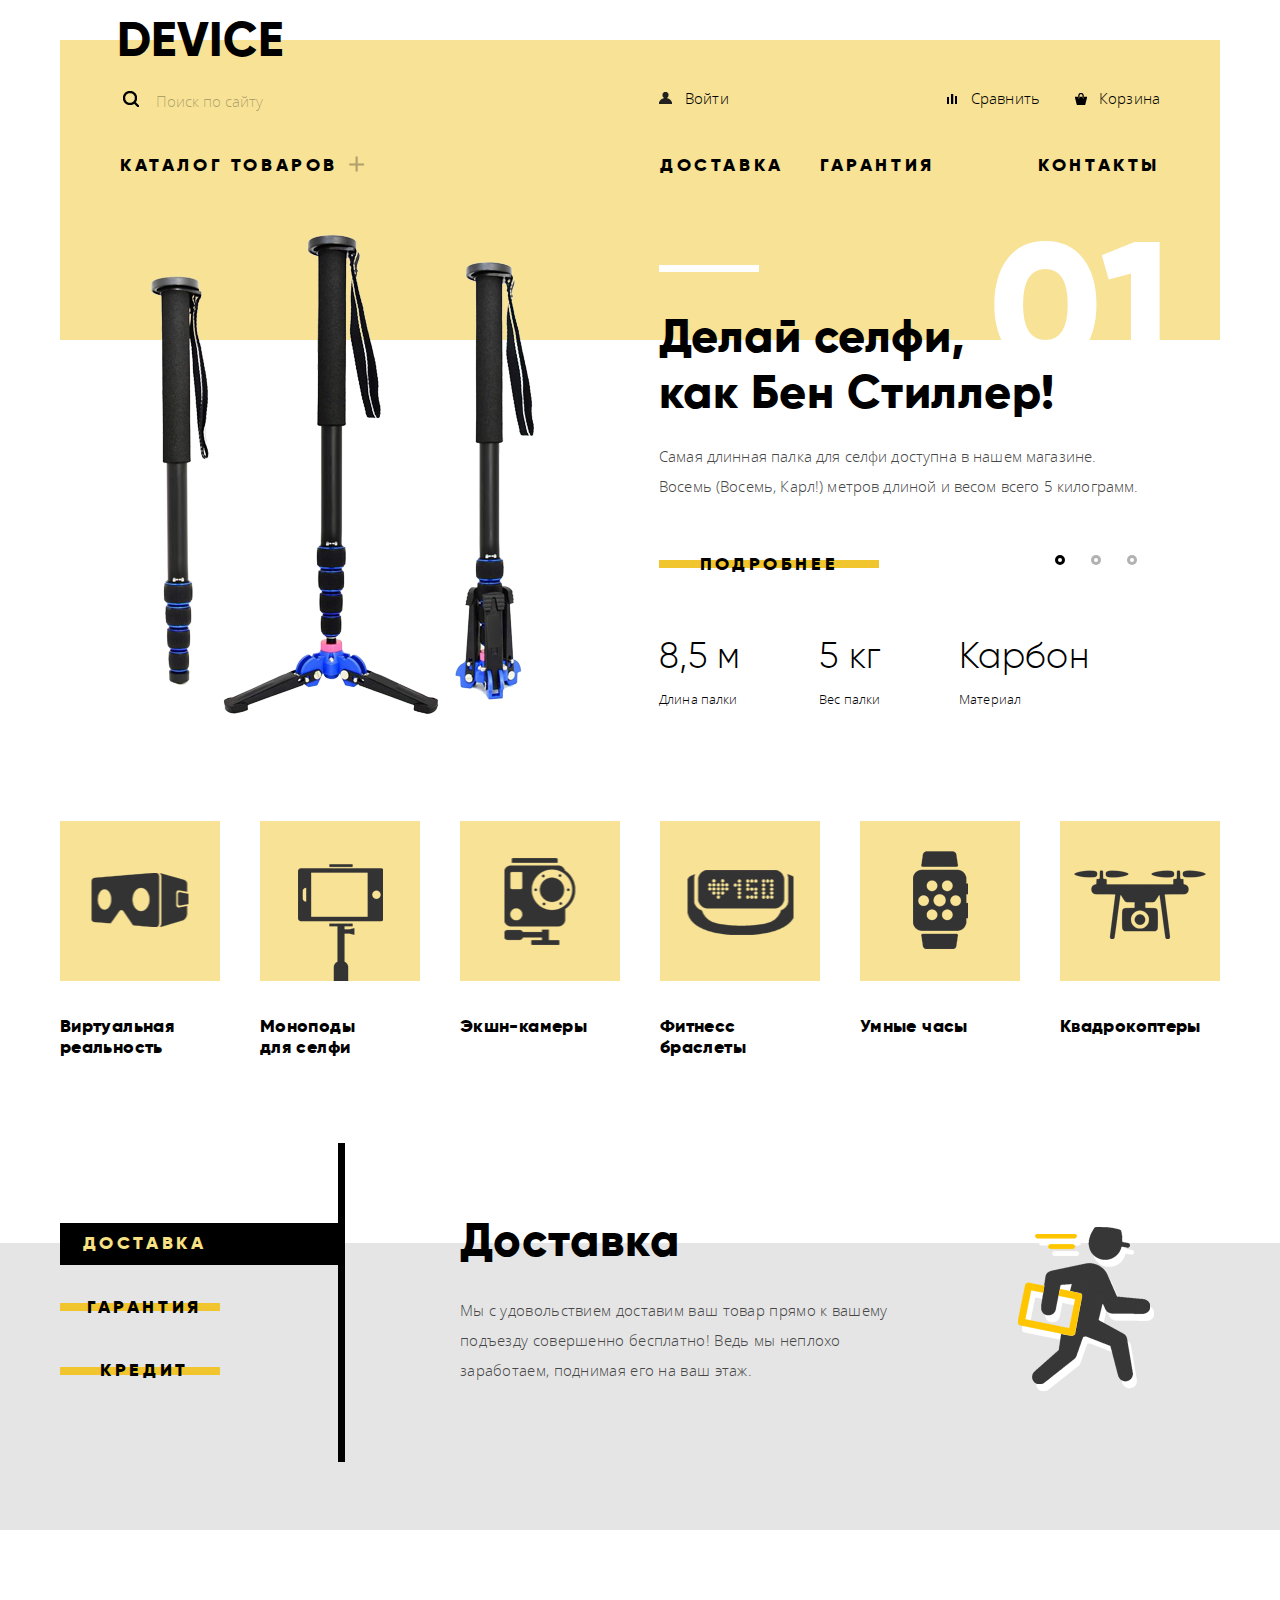
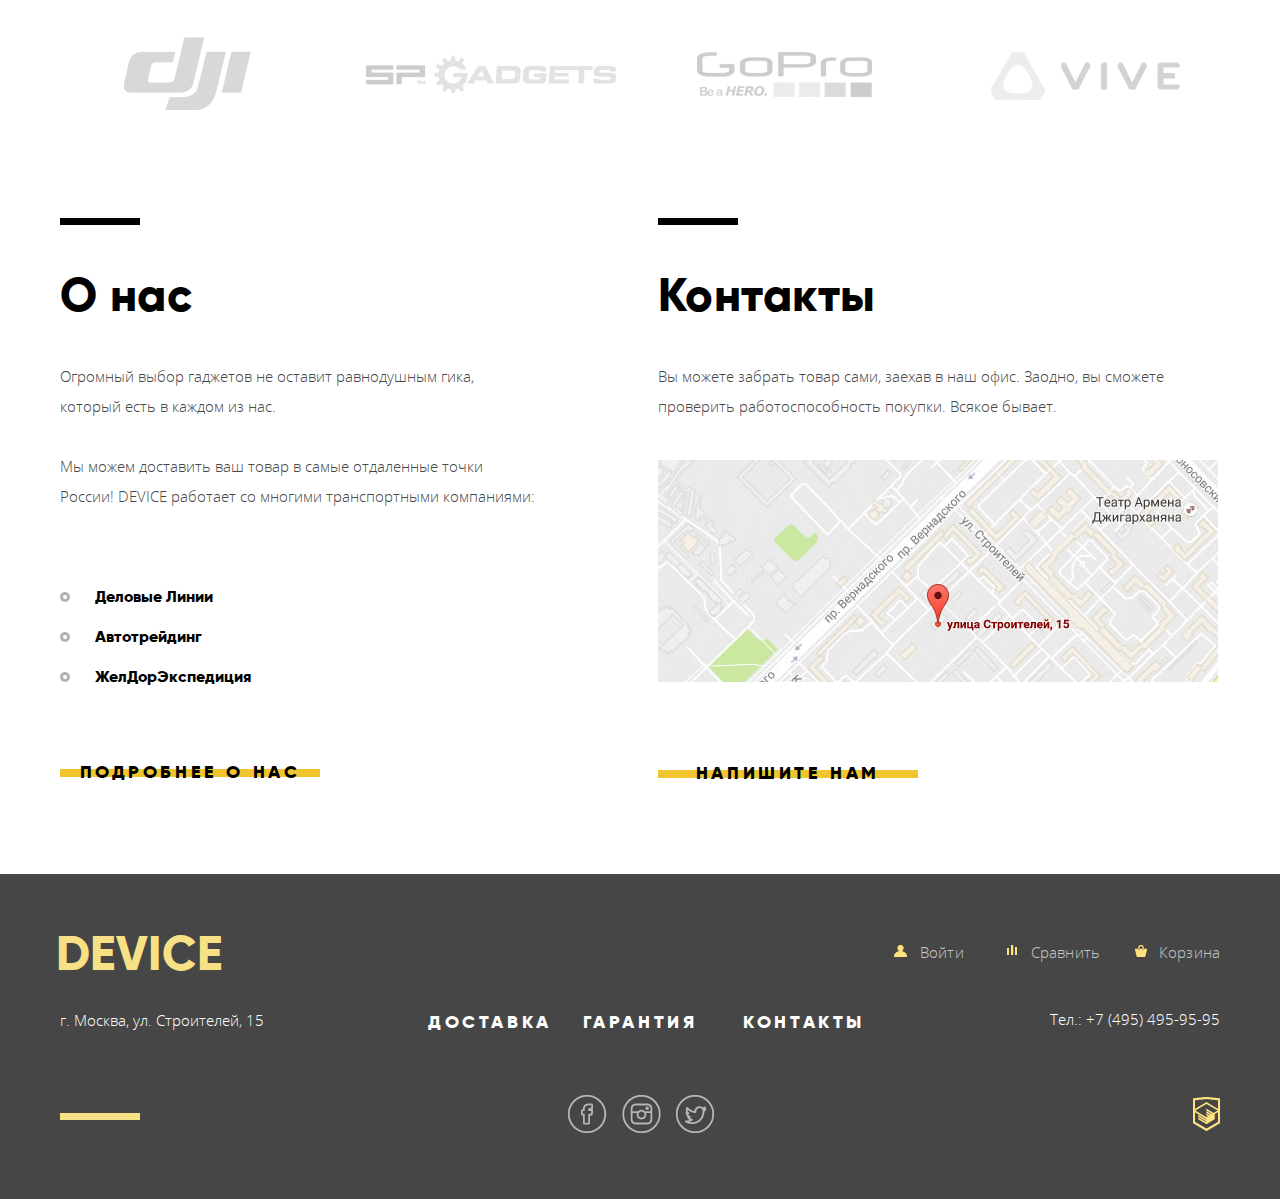
<file: index.html>
<!DOCTYPE html>
<html lang="ru">
  <head>
    <meta charset="utf-8">
    <title>HTML Academy: Девайс</title>
    <link href="css/normalize.min.css" rel="stylesheet" type="text/css">
    <link href="css/style.min.css" rel="stylesheet" type="text/css">
  </head>
  <body>
    <div class="layout-positioner">
      <header class="main-header">
        <a class="logo" href="index.html">
          Device
        </a>
        <div class="header-top clearfix">
          <form class="search-form" action="#" method="get">
            <label for="search" class="visually-hidden">Поиск по сайту: </label>
            <input type="text" id="search" placeholder="Поиск по сайту">
            <button class="search-submit" type="submit" id="search_submit">Найти</button>
            <span class="icon-search"></span>
          </form>
          <div class="user-block clearfix">
            <ul class="user-authorization">
              <li>
                <a class="login" href="#">Войти</a>
              </li>
            </ul>
            <ul class="user-menu">
              <li>
                <a class="compare" href="#">Сравнить</a>
              </li>
              <li>
                <a class="basket" href="#">Корзина</a>
              </li>
            </ul>
          </div>
        </div>
        <nav>
          <ul class="main-menu">
            <li class="main-menu-item">
              <a href="catalog.html" class="cat">Каталог товаров</a>
                <div class="sub-menu">
                  <ul>
                    <li>
                      <a href="#1.1">Виртуальная реальность</a>
                    </li>
                    <li>
                      <a href="#1.2">Моноподы для селфи</a>
                    </li>
                    <li>
                      <a href="#1.3">Экшн-камеры</a>
                    </li>
                  </ul>
                  <ul>
                    <li>
                      <a href="#2.1">Фитнесс-браслеты</a>
                    </li>
                    <li>
                      <a href="#2.2">Умные часы</a>
                    </li>
                  </ul>
                  <ul>
                    <li>
                      <a href="#3.1">Квадрокоптеры</a>
                    </li>
                  </ul>
                </div>
            </li>
            <li class="main-menu-item">
              <a href="#">Доставка</a>
            </li>
            <li class="main-menu-item">
              <a href="#">Гарантия</a>
            </li>
            <li class="main-menu-item">
              <a href="#">Контакты</a>
            </li>
          </ul>
        </nav>
      </header>
    </div>
    <main>
      <div class="layout-positioner">
        <div class="slider">
          <input type="radio" id="btn-1" name="toggle" checked>
          <input type="radio" id="btn-2" name="toggle">
          <input type="radio" id="btn-3" name="toggle">
          <div class="slider-controls">
            <label for="btn-1"></label>
            <label for="btn-2"></label>
            <label for="btn-3"></label>
          </div>
          <div class="slides">
            <div class="slide clearfix">
              <img class="slide-image" src="img/slider-1.png" width="384" height="486" alt="">
              <div class="slide-text">
                <h2 class="slide-title">Делай селфи,<br> как Бен Стиллер!</h2>
                <p>Самая длинная палка для селфи доступна в нашем магазине.<br>
                Восемь (Восемь, Карл!) метров длиной и весом всего 5 килограмм.</p>
                <a class="btn btn-info" href="#">Подробнее</a>
                <div class="product-info">
                  <div class="info-result">
                    <span>8,5 м</span>
                    <span>5 кг</span>
                    <span>Карбон</span>
                  </div>
                  <div class="info-title">
                    <span>Длина палки</span>
                    <span>Вес палки</span>
                    <span>Материал</span>
                  </div>
                </div>
              </div>
            </div>

            <div class="slide clearfix">
              <img class="slide-image" src="img/slider-2.png" width="348" height="485" alt="">
              <div class="slide-text">
                <h2 class="slide-title">Худеем<br>правильно!</h2>
                <p>Мотивирующие фитнесс-браслеты помогут найти в себе силы не пропускать занятия и соблюдать диету.</p>
                <a class="btn btn-info" href="#">Подробнее</a>
                <div class="product-info">
                  <div class="info-result">
                    <span>48 часов</span>
                  </div>
                  <div class="info-title">
                    <span>Без подзарядки</span>
                  </div>
                </div>
              </div>
            </div>

            <div class="slide clearfix">
              <img class="slide-image" src="img/slider-3.png" width="526" height="334" alt="">
              <div class="slide-text">
                <h2 class="slide-title">Порхает как бабочка, жалит как пчела!</h2>
                <p>Этот обычный, на первый взгляд, квадрокоптер оснащен мощным лазером, замаскированным под стандартную камеру.</p>
                <a class="btn btn-info" href="#">Подробнее</a>
                <div class="product-info">
                  <div class="info-result">
                    <span>800 м</span>
                    <span>50 м</span>
                  </div>
                  <div class="info-title">
                    <span>Дальность полета</span>
                    <span>Радиус поражения</span>
                  </div>
                </div>
              </div>
            </div>
          </div>
        </div>
      </div>
      <section class="popular-category layout-positioner">
        <ul class="clearfix">
          <li class="popular-category-item">
            <a href="11.html">
              <h3>Виртуальная реальность</h3>
            </a>
          </li>
          <li class="popular-category-item">
            <a href="#">
              <h3>Моноподы<br>для селфи</h3>
            </a>
          </li>
          <li class="popular-category-item">
            <a href="#">
              <h3>Экшн-камеры</h3>
            </a>
          </li>
          <li class="popular-category-item">
            <a href="#">
              <h3>Фитнесc браслеты</h3>
            </a>
          </li>
          <li class="popular-category-item">
            <a href="#">
              <h3>Умные часы</h3>
            </a>
          </li>
          <li class="popular-category-item">
            <a href="#">
              <h3>Квадрокоптеры</h3>
            </a>
          </li>
        </ul>
      </section>

      <section class="services">
        <div class="layout-positioner">
          <div class="services-slider clearfix">
            <input type="radio" id="btn-11" name="toggle1" checked>
            <input type="radio" id="btn-12" name="toggle1">
            <input type="radio" id="btn-13" name="toggle1">
            <div class="services-slider-controls">
              <label for="btn-11">Доставка</label>
              <label for="btn-12">Гарантия</label>
              <label for="btn-13">Кредит</label>
            </div>
            <div class="service-slides">
              <div class="service-slide">
                <h3>Доставка</h3>
                <p>Мы с удовольствием доставим ваш товар прямо к вашему подъезду совершенно бесплатно! Ведь мы неплохо заработаем, поднимая его на ваш этаж.
                </p>
              </div>
              <div class="service-slide">
                <h3>Гарантия</h3>
                <p>Если из-за возгарания купленного у нас товара у вас сгорит дом — не переживайте, мы выдадим вам новый.<br>Товар, не дом, конечно же.
                </p>
              </div>
              <div class="service-slide">
                <h3>Кредит</h3>
                <p>Залезть в долговую яму стало проще! Кредитные консультанты подберут для вас наиболее выгодные условия кредита. Выгодные для нашего банка, разумеется.
                </p>
              </div>
            </div>
          </div>

        </div>
      </section>

      <section class="brands layout-positioner clearfix">
        <div class="brand-logo">
          <img class="brand-logo-image a1" src="img/logo-1.png" width="260" height="100" alt="">
        </div>
        <div class="brand-logo">
          <img class="brand-logo-image" src="img/logo-2.png" width="260" height="100" alt="">
        </div>
        <div class="brand-logo">
          <img class="brand-logo-image" src="img/logo-3.png" width="260" height="100" alt="">
        </div>
        <div class="brand-logo">
          <img class="brand-logo-image" src="img/logo-4.png" width="260" height="100" alt="">
        </div>
      </section>

      <section class="info layout-positioner clearfix">
        <div class="about-us">
          <h3 class="title">О нас</h3>
          <p>Огромный выбор гаджетов не оставит равнодушным гика,<br>который есть в каждом из нас.</p>
          <p>Мы можем доставить ваш товар в самые отдаленные точки России! DEVICE работает со многими транспортными компаниями:</p>
          <ul class="carriers">
            <li>Деловые Линии</li>
            <li>Автотрейдинг</li>
            <li>ЖелДорЭкспедиция</li>
          </ul>
          <a class="btn btn-more">Подробнее о нас</a>
        </div>
        <div class="contacts">
          <h3 class="title">Контакты</h3>
          <p>Вы можете забрать товар сами, заехав в наш офис. Заодно, вы сможете проверить работоспособность покупки. Всякое бывает.</p>
          <a class="js-open-map" href="#">
            <img class="map" src="img/map.jpg" width="560" height="222" alt="Карта офиса по адресу улица Строителей, 15">
          </a>
          <a class="btn js-feedback-open" href="writeus.html">Напишите нам</a>
        </div>
      </section>

    </main>

    <footer class="main-footer">
       <div class="layout-positioner clearfix">
        <div class="footer-left">
          <a class="logo footer-logo" href="index.html">
            Device
          </a>
          <b>г. Москва, ул. Строителей, 15</b>
        </div>

        <div class="footer-center">
          <ul class="footer-menu">
            <li class="footer-menu-item">
              <a href="#">Доставка</a>
            </li>
            <li class="footer-menu-item">
              <a href="#">Гарантия</a>
            </li>
            <li class="footer-menu-item">
              <a href="#">Контакты</a>
            </li>
          </ul>
          <div class="footer-social">
            <a class="social-btn social-btn-fb" href="#"></a>
            <a class="social-btn social-btn-inst" href="#"></a>
            <a class="social-btn social-btn-tw" href="#"></a>
          </div>
        </div>

        <div class="footer-right">
          <div class="user-block clearfix">
            <ul class="user-authorization">
              <li>
                <a class="login" href="#">Войти</a>
              </li>
            </ul>
            <ul class="user-menu">
              <li>
                <a class="compare" href="#">Сравнить</a>
              </li>
              <li>
                <a class="basket" href="#">Корзина</a>
              </li>
            </ul>
          </div>
          <b>Тел.: +7 (495) 495-95-95</b>
          <a class="logo-copyright" href="#">
            <span class="visually-hidden">HTML Academy:</span>
            <img src="img/htmlacademy.png" width="27" height="34" alt="HTML Academy Logo">
          </a>
        </div>
      </div>
    </footer>

    <div class="modal-content">
      <button class="modal-content-close">
        <span class="visually-hidden">Закрыть</span>
      </button>
      <form class="write-us" action="#" method="get">
        <div class="wrap clearfix">
          <label class="name" for="name">Ваше имя:
            <input type="text" id="name" name="name" placeholder="Представтесь, пожалуйста" required>
          </label>
          <label class="email" for="email">Ваш e-mail:
            <input type="text" id="email" name="email" placeholder="Для отправки ответа" required>
          </label>
        </div>
        <label class="message" for="message">Текст письма:
        <textarea id="message" placeholder="В свободной форме" rows="6"></textarea>
        </label>
        <button class="btn write-us-btn" type="submit" >Отправить</button>
      </form>
    </div>

    <div class="modal-content-map">
      <button class="modal-content-close">
        <span class="visually-hidden">Закрыть</span>
      </button>
      <img src="img/map-big.jpg" width="994" height="593" alt="map">
    </div>

    <script src="js/script.min.js"></script>
  </body>
</html>
</file>
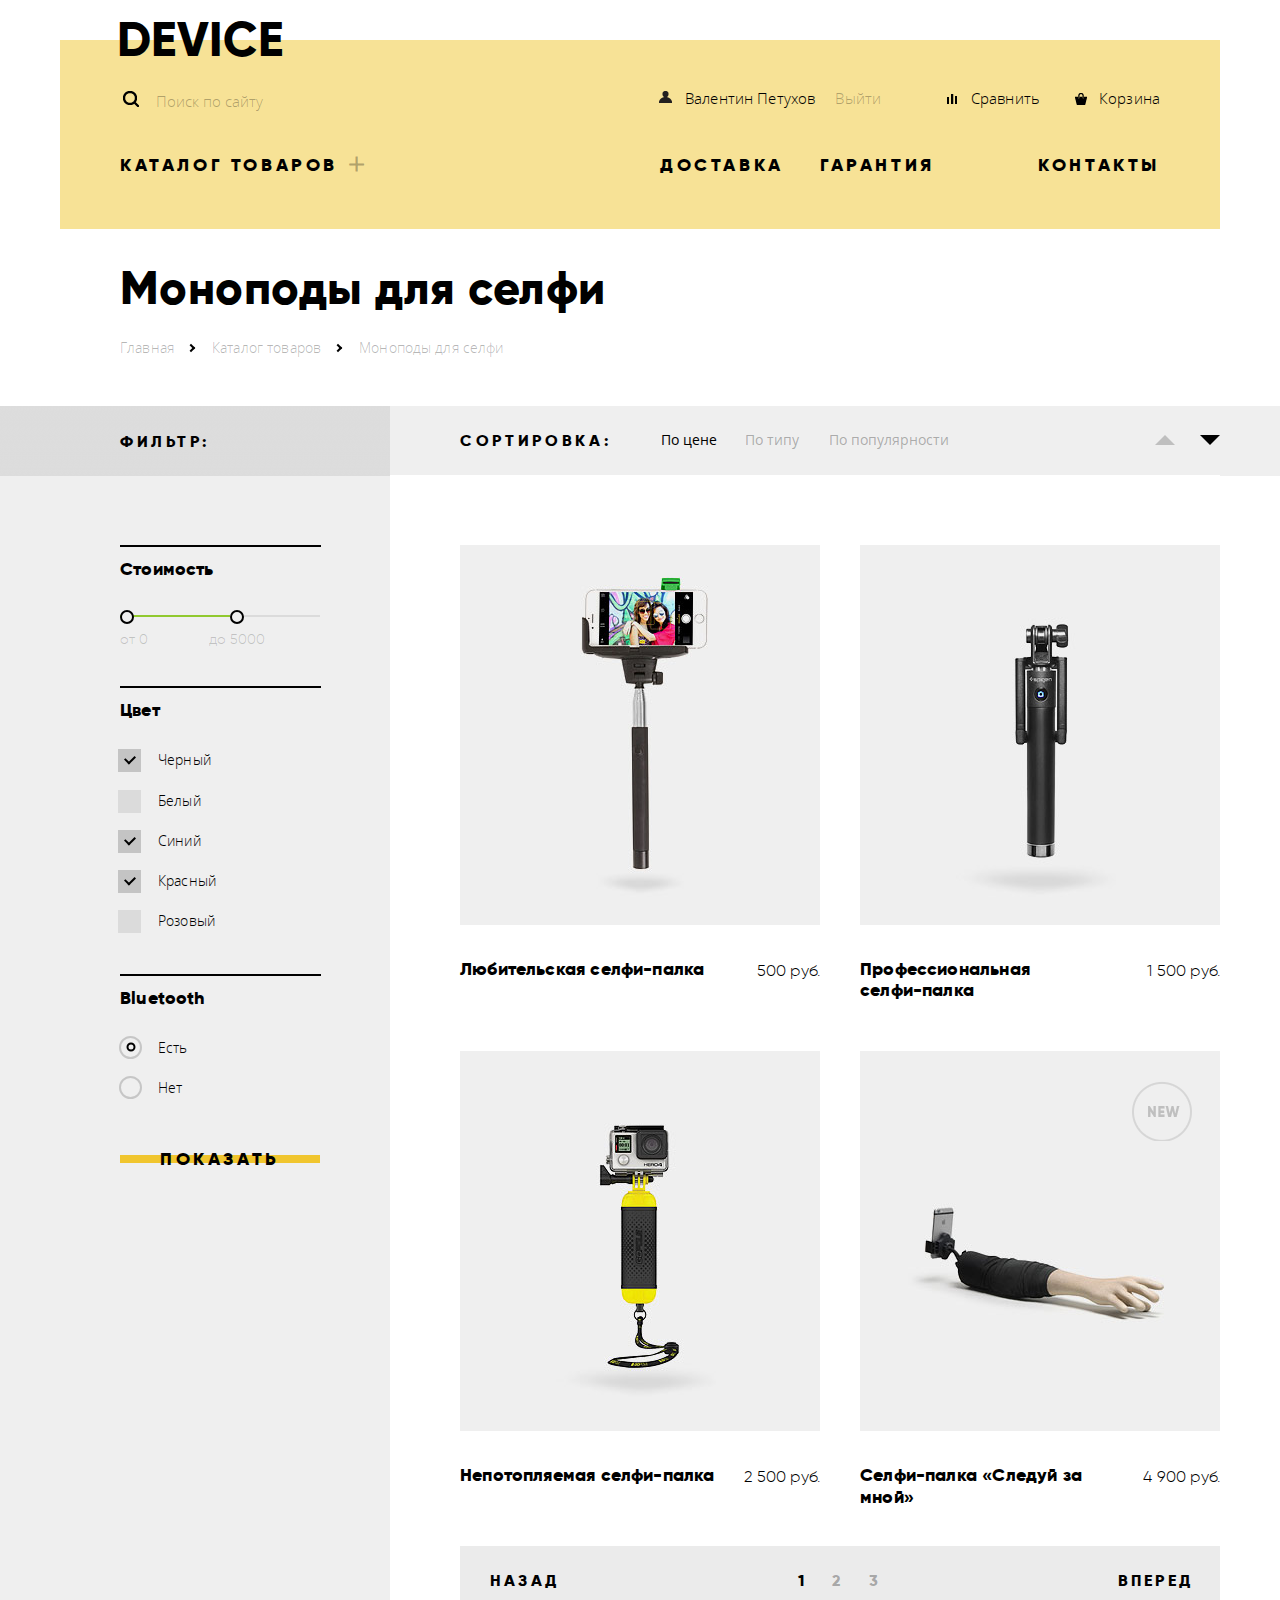
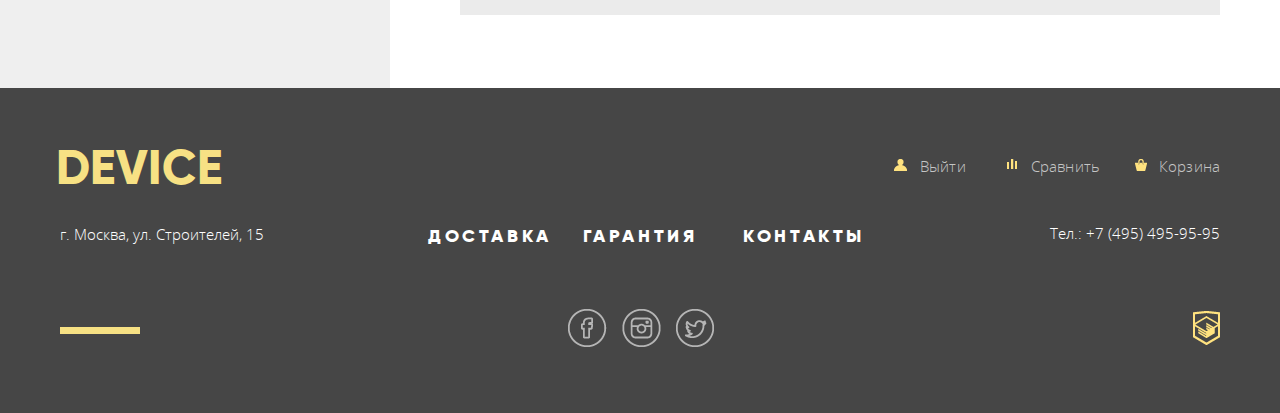
<file: catalog.html>
<!DOCTYPE html>
<html lang="ru">
<head>
  <meta charset="utf-8">
  <title>HTML Academy: Девайс: Каталог товаров</title>
  <link href="css/normalize.min.css" rel="stylesheet" type="text/css">
  <link href="css/style.min.css" rel="stylesheet" type="text/css">
</head>
<body class="inner">
  <div class="layout-positioner">
    <header class="main-header">
        <a class="logo" href="index.html">
            Device
        </a>
        <div class="header-top clearfix">
          <form class="search-form" action="#" method="get">
            <label for="search" class=" visually-hidden">Поиск по сайту: </label>
            <input type="text" id="search" placeholder="Поиск по сайту">
            <button class="search-submit" type="submit" id="search_submit">Найти</button>
            <span class="icon-search"></span>
          </form>
          <div class="user-block clearfix">
            <ul class="user-authorization">
              <li>
                <a class="authorized" href="#">Валентин Петухов</a>
              </li>
              <li>
                <a class="logout" href="#">Выйти</a>
              </li>
            </ul>
            <ul class="user-menu">
              <li>
                <a class="compare" href="#">Сравнить</a>
              </li>
              <li>
                <a class="basket" href="#">Корзина</a>
              </li>
            </ul>
          </div>
        </div>
        <nav>
          <ul class="main-menu">
            <li class="main-menu-item">
              <a href="catalog.html" class="cat">Каталог товаров</a>
                <div class="sub-menu">
                  <ul>
                    <li>
                      <a href="#1.1">Виртуальная реальность</a>
                    </li>
                    <li>
                      <a href="#1.2">Моноподы для селфи</a>
                    </li>
                    <li>
                      <a href="#1.3">Экшн-камеры</a>
                    </li>
                  </ul>
                  <ul>
                    <li>
                      <a href="#2.1">Фитнесс-браслеты</a>
                    </li>
                    <li>
                      <a href="#2.2">Умные часы</a>
                    </li>
                  </ul>
                  <ul>
                    <li>
                      <a href="#3.1">Квадрокоптеры</a>
                    </li>
                  </ul>
                </div>
            </li>
            <li class="main-menu-item">
              <a href="#">Доставка</a>
            </li>
            <li class="main-menu-item">
              <a href="#">Гарантия</a>
            </li>
            <li class="main-menu-item">
              <a href="#">Контакты</a>
            </li>
          </ul>
        </nav>
      </header>
  </div>

  <main>
    <div class="layout-positioner">
      <h1 class="inner-title">Моноподы для селфи</h1>
      <nav class="breadcrumbs">
        <ul>
          <li class="breadcrumbs-item">
            <a href="index.html">Главная</a>
          </li>
          <li class="breadcrumbs-item">
            <a href="#">Каталог товаров</a>
          </li>
          <li class="breadcrumbs-item current">
            <a>Моноподы для селфи</a>
          </li>
        </ul>
      </nav>
    </div>
    <div class="wrapper">
      <div class="layout-positioner inner-layout clearfix">
         <div class="left">
          <h3 class="filter-label">Фильтр:</h3>

          <form class="filters" action="#" method="get">

            <div class="filter-item">
              <h4 class="title">Стоимость</h4>

              <div class="range-controls">
                <div class="scale">
                  <div class="bar"></div>
                </div>
                <div class="toggle toggle-min"></div>
                <div class="toggle toggle-max"></div>
              </div>
              <div class="price-controls">
                <label class="min-price">от <input type="text" name="min-price" value="0">
                </label>
                <label class="max-price">до <input type="text" name="max-price" value="5000">
                </label>
              </div>
            </div>
            <div class="filter-item">
              <h4 class="title">Цвет</h4>
              <ul class="colors">
                <li>
                  <label class="color-item">
                    <input type="checkbox" name="color-black" id="color-black" checked>
                    <span class="checkbox-indicator"></span>          Черный
                  </label>
                </li>
                <li>
                  <label class="color-item">
                    <input type="checkbox" name="color-white" id="color-white">
                    <span class="checkbox-indicator"></span>          Белый
                  </label>
                </li>
                <li>
                  <label class="color-item">
                    <input type="checkbox" name="color-blue" id="color-blue" checked>
                    <span class="checkbox-indicator"></span>          Синий
                  </label>
                </li>
                <li>
                  <label class="color-item">
                    <input type="checkbox" name="color-red" id="color-red" checked>
                    <span class="checkbox-indicator"></span>          Красный
                  </label>
                </li>
                <li>
                  <label class="color-item">
                    <input type="checkbox" name="color-pink" id="color-pink">
                    <span class="checkbox-indicator"></span>          Розовый
                  </label>
                </li>
              </ul>
            </div>
            <div class="filter-item">
              <h4 class="title">Bluetooth</h4>
              <ul class="bluetooth">
                <li>
                  <label class="bluetooth-item">
                    <input type="radio" name="bluetooth" id="yes" checked>
                    <span class="radio-indicator"></span>
                    Есть
                  </label>
                </li>
                <li>
                  <label class="bluetooth-item">
                    <input type="radio" name="bluetooth" id="no">
                    <span class="radio-indicator"></span>
                    Нет
                  </label>
                </li>
              </ul>
            </div>
            <a class="btn btn-filter">Показать</a>
          </form>
        </div>


        <div class="right">
          <div class="results">
            <h3 class="results-type">Сортировка:</h3>
            <a class="active">По цене</a>
            <a href="#">По типу</a>
            <a href="#">По популярности</a>
            <a href="#" class="triangle up"></a>
            <a class="triangle down down-active"></a>
          </div>
          <div class="container">
            <div class="catalog-items clearfix">
              <div class="catalog-item">
                <div class="flag">New</div>
                <div class="actions">
                  <a href="#" class="btn to-basket">В корзину</a>
                  <a href="#" class="bookmark">Добавить к сравнению</a>
                </div>
                <div class="image">
                  <img class="img" src="img/item-1.jpg" width="360" height="380" alt="Любительская селфи-палка">
                </div>
                <div class="wrap clearfix">
                  <div class="title">Любительская селфи-палка</div>
                  <div class="price">500 руб.</div>
                </div>
              </div>

              <div class="catalog-item">
                <div class="flag">New</div>
                <div class="actions">
                  <a href="#" class="btn to-basket">В корзину</a>
                  <a href="#" class="bookmark">Добавить к сравнению</a>
                </div>
                <div class="image">
                  <img class="img" src="img/item-2.jpg" width="360" height="380" alt="Любительская селфи-палка">
                </div>
                <div class="wrap clearfix">
                  <div class="title">Профессиональная<br> селфи-палка</div>
                  <div class="price">1 500 руб.</div>
                </div>
              </div>

              <div class="catalog-item">
                <div class="flag">New</div>
                <div class="actions">
                  <a href="#" class="btn to-basket">В корзину</a>
                  <a href="#" class="bookmark">Добавить к сравнению</a>
                </div>
                <div class="image">
                  <img class="img" src="img/item-3.jpg" width="360" height="380" alt="Любительская селфи-палка">
                </div>
                <div class="wrap clearfix">
                  <div class="title">Непотопляемая селфи-палка</div>
                  <div class="price">2 500 руб.</div>
                </div>
              </div>

              <div class="catalog-item">
                <div class="flag flag-new">New</div>
                <div class="actions">
                  <a href="#" class="btn to-basket">В корзину</a>
                  <a href="#" class="bookmark">Добавить к сравнению</a>
                </div>
                <div class="image">
                  <img class="img" src="img/item-4.jpg" width="360" height="380" alt="Любительская селфи-палка">
                </div>
                <div class="wrap clearfix">
                  <div class="title">Селфи-палка «Следуй за мной»</div>
                  <div class="price">4 900 руб.</div>
                </div>
              </div>
            </div>
            <div class="paginator">
              <a class="prev" href="#">Назад</a>
              <a class="page current">1</a>
              <a class="page" href="#">2</a>
              <a class="page" href="#">3</a>
              <a class="next" href="#">Вперед</a>
            </div>
          </div>
        </div>
      </div>
    </div>
  </main>

  <footer class="main-footer">
       <div class="layout-positioner clearfix">
        <div class="footer-left">
          <a class="logo footer-logo" href="index.html">
            Device
          </a>
          <b>г. Москва, ул. Строителей, 15</b>
        </div>

        <div class="footer-center">
          <ul class="footer-menu">
            <li class="footer-menu-item">
              <a href="#">Доставка</a>
            </li>
            <li class="footer-menu-item">
              <a href="#">Гарантия</a>
            </li>
            <li class="footer-menu-item">
              <a href="#">Контакты</a>
            </li>
          </ul>
          <div class="footer-social">
            <a class="social-btn social-btn-fb" href="#"></a>
            <a class="social-btn social-btn-inst" href="#"></a>
            <a class="social-btn social-btn-tw" href="#"></a>
          </div>
        </div>

        <div class="footer-right">
          <div class="user-block clearfix">
            <ul class="user-authorization">
              <li>
                <a class="logout" href="#">Выйти</a>
              </li>
            </ul>
            <ul class="user-menu">
              <li>
                <a class="compare" href="#">Сравнить</a>
              </li>
              <li>
                <a class="basket" href="#">Корзина</a>
              </li>
            </ul>
          </div>
          <b>Тел.: +7 (495) 495-95-95</b>
          <a class="logo-copyright" href="#">
            <span class="visually-hidden">HTML Academy:</span>
            <img src="img/htmlacademy.png" width="27" height="34" alt="HTML Academy Logo">
          </a>
        </div>
      </div>
    </footer>
</body>
</html>
</file>
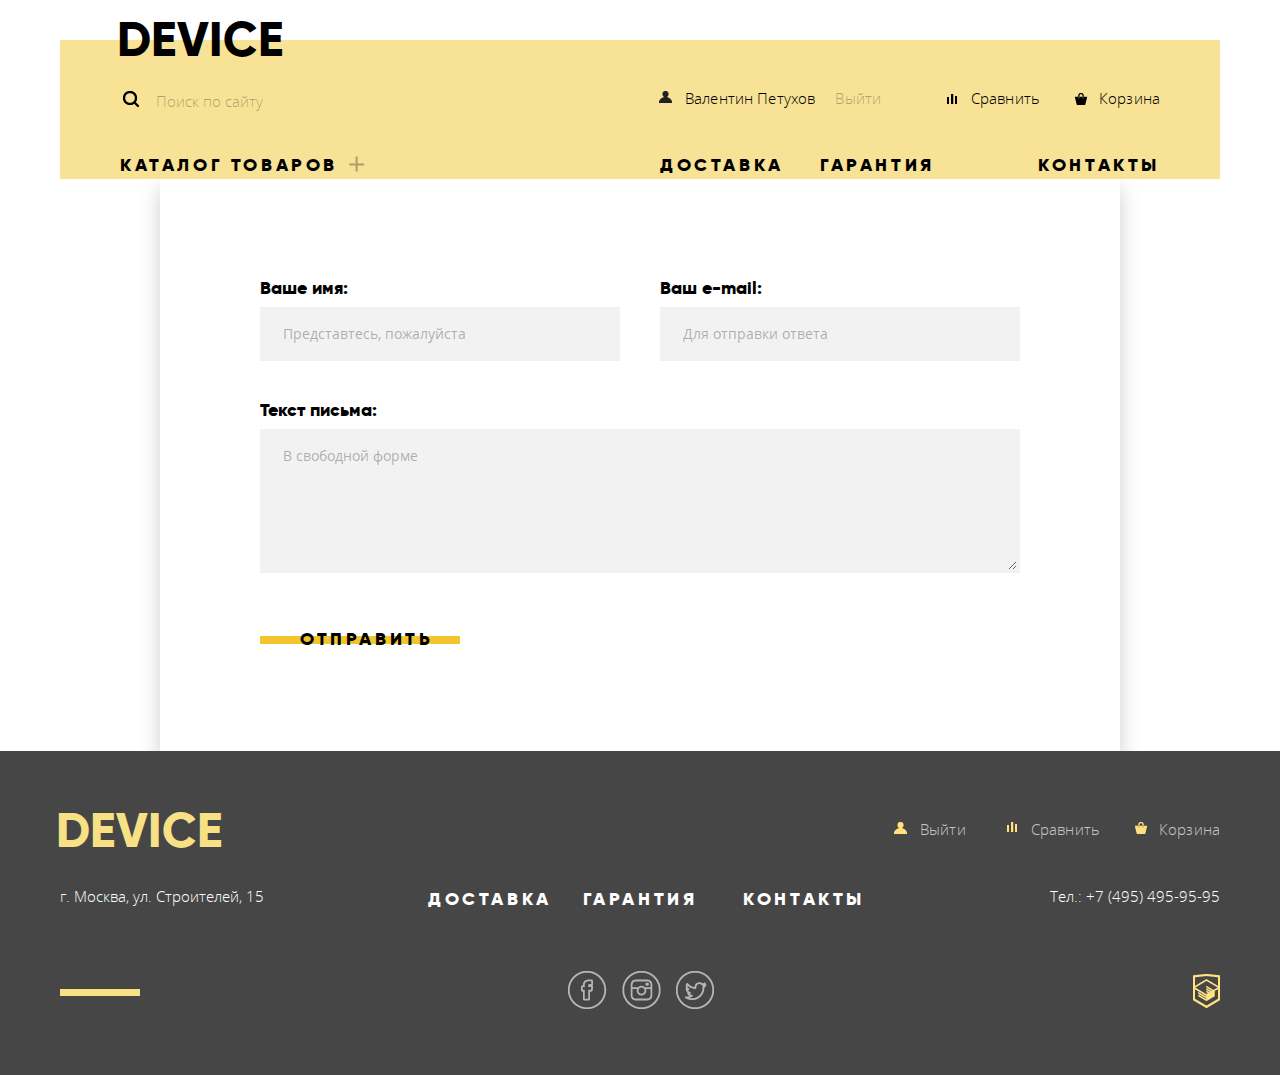
<file: writeus.html>
<!DOCTYPE html>
<html lang="ru">
<head>
  <meta charset="utf-8">
  <title>HTML Academy: Девайс: Каталог товаров</title>
  <link href="css/normalize.min.css" rel="stylesheet" type="text/css">
  <link href="css/style.min.css" rel="stylesheet" type="text/css">
</head>
<body class="feedback">
  <div class="layout-positioner">
    <header class="main-header">
      <a class="logo" href="index.html">
        Device
      </a>
      <div class="header-top clearfix">
        <form class="search-form" action="#" method="get">
          <label for="search" class=" visually-hidden">Поиск по сайту: </label>
          <input type="text" id="search" placeholder="Поиск по сайту">
          <button class="search-submit" type="submit" id="search_submit">Найти</button>
          <span class="icon-search"></span>
        </form>
        <div class="user-block clearfix">
          <ul class="user-authorization">
            <li>
              <a class="authorized" href="#">Валентин Петухов</a>
            </li>
            <li>
              <a class="logout" href="#">Выйти</a>
            </li>
          </ul>
          <ul class="user-menu">
            <li>
              <a class="compare" href="#">Сравнить</a>
            </li>
            <li>
              <a class="basket" href="#">Корзина</a>
            </li>
          </ul>
        </div>
      </div>
      <nav>
        <ul class="main-menu">
          <li class="main-menu-item">
            <a href="catalog.html" class="cat">Каталог товаров</a>
            <div class="sub-menu">
              <ul>
                <li>
                  <a href="#1.1">Виртуальная реальность</a>
                </li>
                <li>
                  <a href="#1.2">Моноподы для селфи</a>
                </li>
                <li>
                  <a href="#1.3">Экшн-камеры</a>
                </li>
              </ul>
              <ul>
                <li>
                  <a href="#2.1">Фитнесс-браслеты</a>
                </li>
                <li>
                  <a href="#2.2">Умные часы</a>
                </li>
              </ul>
              <ul>
                <li>
                  <a href="#3.1">Квадрокоптеры</a>
                </li>
              </ul>
            </div>
          </li>
          <li class="main-menu-item">
            <a href="#">Доставка</a>
          </li>
          <li class="main-menu-item">
            <a href="#">Гарантия</a>
          </li>
          <li class="main-menu-item">
            <a href="#">Контакты</a>
          </li>
        </ul>
      </nav>
    </header>
  </div>

  <main class="layout-positioner">
    <div class="modal-content show">
      <form class="write-us" action="#" method="get">
        <div class="wrap clearfix">
          <label class="name" for="name">Ваше имя:
            <input type="text" id="name" placeholder="Представтесь, пожалуйста">
          </label>
          <label class="email" for="email">Ваш e-mail:
            <input type="text" id="email" placeholder="Для отправки ответа">
          </label>
        </div>
        <label class="message" for="message">Текст письма:
        <textarea id="message" placeholder="В свободной форме" rows="6"></textarea>
        </label>
        <button class="btn write-us-btn" type="submit">Отправить</button>
      </form>
    </div>
  </main>

  <footer class="main-footer">
    <div class="layout-positioner clearfix">
      <div class="footer-left">
        <a class="logo footer-logo" href="index.html">
          Device
        </a>
        <b>г. Москва, ул. Строителей, 15</b>
      </div>

      <div class="footer-center">
        <ul class="footer-menu">
          <li class="footer-menu-item">
            <a href="#">Доставка</a>
          </li>
          <li class="footer-menu-item">
            <a href="#">Гарантия</a>
          </li>
          <li class="footer-menu-item">
            <a href="#">Контакты</a>
          </li>
        </ul>
        <div class="footer-social">
          <a class="social-btn social-btn-fb" href="#"></a>
          <a class="social-btn social-btn-inst" href="#"></a>
          <a class="social-btn social-btn-tw" href="#"></a>
        </div>
      </div>

      <div class="footer-right">
        <div class="user-block clearfix">
          <ul class="user-authorization">
            <li>
              <a class="logout" href="#">Выйти</a>
            </li>
          </ul>
          <ul class="user-menu">
            <li>
              <a class="compare" href="#">Сравнить</a>
            </li>
            <li>
              <a class="basket" href="#">Корзина</a>
            </li>
          </ul>
        </div>
        <b>Тел.: +7 (495) 495-95-95</b>
        <a class="logo-copyright" href="#">
          <span class="visually-hidden">HTML Academy:</span>
          <img src="img/htmlacademy.png" width="27" height="34" alt="HTML Academy Logo">
        </a>
      </div>
    </div>
  </footer>

</body>
</html>
</file>
<file: css/style.min.css>
.logo,body{color:#000}.logo,.user-block a{letter-spacing:.01em;text-decoration:none}.clearfix::after,.user-block a::before{content:""}.logo,.main-menu{text-transform:uppercase}.btn::before,.services-slider-controls label::before{-ms-transform:translateY(-50%);transition:height .2s}.modal-content,.modal-content-map{box-shadow:0 10px 20px 0 rgba(0,0,0,.2)}.actions .bookmark,.breadcrumbs-item a,.logo,.main-menu-item a,.popular-category-item a,.results .triangle,.results a,.sub-menu a,.user-block a{text-decoration:none}@font-face{font-family:Gilroyextrabold;src:url(../fonts/gilroyextrabold.woff2) format("woff2"),url(../fonts/gilroyextrabold.woff) format("woff");font-weight:800;font-style:normal}@font-face{font-family:Gilroylight;src:url(../fonts/gilroylight.woff2) format("woff2"),url(../fonts/gilroylight.woff) format("woff");font-weight:300;font-style:normal}@font-face{font-family:OpenSansLight;src:url(../fonts/opensanslight.woff2) format("woff2"),url(../fonts/opensanslight.woff) format("woff");font-weight:400;font-style:normal}@font-face{font-family:OpenSans;src:url(../fonts/opensans.woff2) format("woff2"),url(../fonts/opensans.woff) format("woff");font-weight:400;font-style:normal}body{min-width:1200px;margin:0;padding:0;background-color:#fff;font-family:Gilroyextrabold,Arial,sans-serif;font-size:18px;font-weight:800;line-height:1.2}.clearfix::after{display:table;clear:both}.visually-hidden{position:absolute;overflow:hidden;clip:rect(0 0 0 0);height:1px;width:1px;margin:-1px;padding:0;border:0}.layout-positioner{width:1160px;margin:0 auto;padding:0 20px}.main-header{position:relative;background-color:#f7e296;margin-top:40px;padding:0 60px 3px}.logo{position:relative;top:-29px;left:-3px;font-family:GilroyExtraBold,Arial,sans-serif;font-size:48px}.header-top .search-submit,.header-top input[type=text],.user-block a{font-family:OpenSansLight,Arial,sans-serif;font-weight:400;line-height:36px}.logo:hover{color:#464646}.logo:active{color:#666}.header-top{margin-top:-18px;margin-bottom:33px}.main-menu,.user-block ul{margin:0;vertical-align:top;list-style:none}.header-top .search-form{float:left;position:relative;width:440px;font-size:0}.header-top .search-submit,.header-top input[type=text]{border:2px solid transparent;font-size:15px;background-color:transparent;outline:0}.header-top input[type=text]{width:355px;min-height:41.2px;padding-left:36px;padding-right:10px;border-left:none;border-right:none;box-sizing:border-box}.header-top input[type=text]::-ms-clear{display:none}.header-top .icon-search{position:absolute;width:16px;height:16px;top:11px;left:3px;background:url(../img/sprites.png) 0 -108px no-repeat}::-webkit-input-placeholder{color:rgba(0,0,0,.3)}::-moz-placeholder{color:rgba(0,0,0,.3)}:-moz-placeholder{color:rgba(0,0,0,.3)}:-ms-input-placeholder{color:rgba(0,0,0,.3)}:hover::-webkit-input-placeholder{color:rgba(0,0,0,.6)}:hover::-moz-placeholder{color:rgba(0,0,0,.6)}:hover:-moz-placeholder{color:rgba(0,0,0,.6)}:hover:-ms-input-placeholder{color:rgba(0,0,0,.6)}:focus::-webkit-input-placeholder{color:#000}:focus::-moz-placeholder{color:#000}:focus:-moz-placeholder{color:#000}:focus:-ms-input-placeholder{color:#000}.header-top input[type=text]:hover{visibility:visible;color:rgba(0,0,0,.6)}.header-top input[type=text]:focus{color:#000;border-bottom-color:#000}.header-top .search-submit{visibility:hidden;width:81px}.header-top input[type=text]:focus+.search-submit{border-color:#000;visibility:visible}.header-top .search-submit:hover{background-color:#000;color:#fff}.header-top .search-submit:active{color:rgba(255,255,255,.3);visibility:visible}.header-top .user-block{float:right;width:500px}.user-block .user-authorization{float:left;width:235px}.user-block ul{padding:0;font-size:0}.user-block li{display:inline-block;text-align:right}.user-block a{position:relative;padding-left:25px;font-size:15px;color:#000}.user-block a::before{position:absolute;width:13px;height:13px;top:3px;left:1px;background-position:0 0;background-repeat:no-repeat}.user-authorization .logout{color:rgba(0,0,0,.3);padding-left:20px}.user-block .user-menu{float:right;width:240px}.user-menu li{width:120px}.header-top .authorized::before{left:-1px;background-image:url(../img/user.png)}.header-top .login::before{left:-1px;background:url(../img/sprites.png) -48px -107px}.header-top .compare::before{top:6px;background:url(../img/sprites.png) -44px 0}.header-top .basket::before{top:5px;background:url(../img/sprites.png)}.user-block a:hover{opacity:.6}.user-block a:active{opacity:.3}.main-menu{padding:0;font-size:0;text-align:right}.slide p,.slide-title,.sub-menu a{text-transform:none}.main-menu a:hover{opacity:.6}.main-menu a:active{opacity:.3}.main-menu-item{display:inline-block;width:160px;font-family:GilroyExtraBold,Arial,sans-serif;font-size:18px;text-align:left;vertical-align:top}.main-menu-item .cat::after,.sub-menu a{font-family:OpenSansLight,Arial,sans-serif}.main-header .main-menu-item:first-child{width:250px;margin-right:290px}.main-header .main-menu-item:last-child{width:180px;text-align:right}.main-menu-item a{color:#000;letter-spacing:.2em}.slide p,.slide-title,.sub-menu a{letter-spacing:.01em}.main-menu-item .cat{position:relative}.main-menu-item .cat::after{content:"+";position:absolute;top:-8px;right:-31px;color:rgba(0,0,0,.3);font-size:30px}.slide-title::before,.slider::before{content:""}.main-menu .sub-menu{display:none;width:1100px}.sub-menu ul{float:left;width:200px;margin:0;padding:22px 0 34px;list-style:none}.sub-menu ul:first-child{width:240px}.sub-menu a{font-size:15px;font-weight:400;line-height:36px;color:#000}.main-menu-item:first-child:hover .sub-menu{position:absolute;display:block;left:0;padding-left:60px;background-color:#f7e296;z-index:2}.slider{position:relative;margin-bottom:14px}.slider::before{position:absolute;width:100%;height:161px;background-color:#f7e296;z-index:-1}.slider input[type=radio]{position:relative;opacity:0}.slider-controls{position:absolute;top:370px;right:83px;width:260px;height:10px;text-align:right;z-index:1}.slider-controls label{display:inline-block;width:4px;height:4px;margin-left:21px;background-color:#fff;border-width:3px;border-style:solid;border-color:rgba(0,0,0,.3);border-radius:50%;cursor:pointer}.slider-controls label:hover{border-color:rgba(0,0,0,.4)}#btn-1:checked~.slider-controls label[for=btn-1],#btn-2:checked~.slider-controls label[for=btn-2],#btn-3:checked~.slider-controls label[for=btn-3],.slider-controls label:active{border-color:rgba(0,0,0,1)}.slide{display:none;min-height:546px;padding:30px 60px}#btn-1:checked~.slides .slide:nth-child(1),#btn-2:checked~.slides .slide:nth-child(2),#btn-3:checked~.slides .slide:nth-child(3),.btn{display:block}.slide:nth-child(3){padding-left:0}.slider .slide-image{float:left;display:block;margin-left:30px}.slide:nth-child(3) .slide-image{margin-top:65px}.slide .slide-text{float:right;width:501px;padding:38px 0 0 40px}.slide-title{position:relative;margin-bottom:20px;font-size:47px}.slide-title::before{position:absolute;top:-43px;left:0;width:100px;height:7px;background-color:#fff;z-index:-1}.slide .slide-title::after{content:"01";position:absolute;top:-92px;right:-14px;font-size:179px;line-height:179px;letter-spacing:.01em;font-weight:800;font-family:GilroyExtraBold,Arial,sans-serif;color:#fff;z-index:-1}.slide:nth-child(2) .slide-title::after{content:"02"}.slide:nth-child(3) .slide-title::after{content:"03"}.breadcrumbs-item::after,.btn::before,.carriers li::before,.info .title::before,.modal-content-close::after,.modal-content-close::before,.popular-category-item h3::after,.popular-category-item h3::before,.service-slide::before,.services::before{content:""}.slide p{margin-bottom:53px;font-family:OpenSansLight,Arial,sans-serif;font-size:15px;line-height:30px;font-weight:500;color:#464646}.btn{position:relative;padding:0 40px;letter-spacing:.2em;text-decoration:none;color:#000;text-align:center;cursor:pointer;text-transform:uppercase}.info-result,.info-title{letter-spacing:.01em;text-transform:none}.btn::before{width:100%;height:8px;position:absolute;top:50%;left:0;transform:translateY(-50%);background-color:#f0c52e;z-index:-1}.btn:hover::before{height:38px}.btn:active{color:rgba(0,0,0,.3)}.btn-info{width:140px;margin-bottom:60px}.product-info{display:table;border-collapse:collapse}.info-result,.info-title{display:table-row}.product-info span{display:table-cell;width:160px}.product-info span:nth-child(2){width:140px}.info-result{font-family:GilroyLight,Arial,sans-serif;font-size:36px;font-weight:300}.info-title{font-family:OpenSansLight,Arial,sans-serif;font-size:13px;font-weight:500;line-height:20px}.service-slide h3,.services-slider-controls label{font-family:GilroyExtraBold,Arial,sans-serif;font-weight:800}.info-title span{padding-top:11px}.popular-category{margin-bottom:84px}.popular-category ul{list-style:none;margin:0;padding:0}.popular-category-item{float:left;width:160px;margin-right:40px}.popular-category-item:nth-child(6n){margin-right:0}.popular-category-item h3{position:relative;margin:0;font-size:18px;letter-spacing:.02em;text-transform:none;color:#000}.popular-category-item h3::before{display:block;width:160px;height:160px;margin-bottom:35px;background-color:rgba(240,197,46,.5)}.popular-category-item h3::after{position:absolute;left:50%;transform:translateX(-50%);background-image:url(../img/sprites.png);background-repeat:no-repeat}.popular-category-item:nth-child(1) h3::after{width:97px;height:55px;top:52px;background-position:-142px -223px}.popular-category-item:nth-child(2) h3::after{width:86px;height:117px;top:43px;background-position:-298px -174px}.popular-category-item:nth-child(3) h3::after{width:71px;height:87px;top:37px;background-position:0 -301px}.popular-category-item:nth-child(4) h3::after{width:107px;height:65px;top:49px;background-position:-80px -301px}.popular-category-item:nth-child(5) h3::after{width:56px;height:98px;top:30px;background-position:-395px 0}.popular-category-item:nth-child(6) h3::after{width:132px;height:69px;top:49px;background-position:0 -222px}.popular-category-item:hover h3::before{background-color:rgba(240,197,46,1)}.popular-category-item a:active h3::after{opacity:.3}.popular-category-item a:active>h3{color:rgba(0,0,0,.3)}.services{position:relative;margin-bottom:163px}.services::before{position:absolute;display:block;width:100%;min-height:90%;background-color:#e5e5e5;top:100px;z-index:-1}.services-slider input[type=radio]{position:absolute;opacity:0}.services-slider-controls{float:left;width:278px;border-right:7px solid #000;padding:80px 0 48px}.services-slider-controls label{position:relative;display:block;width:153px;padding:10px 117px 10px 8px;margin-bottom:22px;font-size:18px;line-height:1.2em;letter-spacing:.2em;color:#000;text-align:center;text-transform:uppercase;cursor:pointer}.services-slider-controls label::before{content:"";width:160px;height:8px;position:absolute;top:50%;left:0;transform:translateY(-50%);background-color:#f0c52e;z-index:-1}.services-slider-controls label:hover::before{height:38px}#btn-11:checked~.services-slider-controls label[for=btn-11],#btn-12:checked~.services-slider-controls label[for=btn-12],#btn-13:checked~.services-slider-controls label[for=btn-13]{background-color:#000;color:#f7e184}.service-slides{float:right;width:760px;padding-top:22px}.service-slide{position:relative;display:none;background-repeat:no-repeat;padding-bottom:20px}.service-slide::before{position:absolute;top:0;right:50px;background-image:url(../img/sprites.png)}.service-slide:nth-child(1)::before{width:136px;height:164px;top:15px;right:66px;background-position:-250px 0}.service-slide:nth-child(2)::before{width:171px;height:195px;background-position:-198px -301px}.service-slide:nth-child(3)::before{width:156px;height:188px;background-position:-84px 0}.service-slide h3{font-size:47px;letter-spacing:.02em;color:#000;text-transform:none;margin-bottom:27px}.info p,.service-slide p{font-family:OpenSansLight,Arial,sans-serif;line-height:30px;color:#464646;text-transform:none}.service-slide p{width:445px;font-size:15px;font-weight:500;letter-spacing:.02em}#btn-11:checked~.service-slides .service-slide:nth-child(1),#btn-12:checked~.service-slides .service-slide:nth-child(2),#btn-13:checked~.service-slides .service-slide:nth-child(3){display:block}.brands{margin-bottom:95px}.brand-logo{float:left;margin-right:40px;cursor:pointer;width:260px;height:100px}.brand-logo:nth-child(1){background-image:url(../img/logo-1-gray.png)}.brand-logo:nth-child(2){background-image:url(../img/logo-2-gray.png)}.brand-logo:nth-child(3){background-image:url(../img/logo-3-gray.png)}.brand-logo:nth-child(4){background-image:url(../img/logo-4-gray.png)}.brand-logo-image{opacity:0}.brand-logo:hover .brand-logo-image{opacity:1}.brand-logo:nth-child(4n){margin-right:0}.info{margin-bottom:90px}.about-us,.contacts{float:left;width:560px}.about-us{width:475px;margin-right:123px}.info .title{position:relative;margin-bottom:38px;font-size:47px;letter-spacing:.01em;text-transform:none}.info .title::before{position:absolute;width:80px;height:7px;top:-49px;background-color:#000}.info p{margin-bottom:30px;font-size:15px;font-weight:400}.about-us ul{margin:66px 0 65px;padding:0;list-style:none;font-size:16px;line-height:40px;text-transform:none}.carriers li{position:relative;padding-left:35px}.carriers li::before{position:absolute;width:4px;height:4px;top:50%;-ms-transform:translateY(-50%);transform:translateY(-50%);left:0;background-color:#fff;border:3px solid rgba(0,0,0,.3);border-radius:50%}.btn-more{width:260px;padding:0}.contacts p{margin-bottom:39px}.contacts .map{margin-bottom:75px}.modal-content{position:fixed;display:none;left:50%;top:50%;-ms-transform:translate(-50%,-50%);transform:translate(-50%,-50%);width:760px;padding:100px;background-color:#fff}@keyframes show{0%{height:20px;opacity:.3}100%{height:365px;opacity:1}}.write-us .wrap{margin-bottom:40px}.write-us label{float:left;width:360px;margin-right:40px;line-height:1em}.write-us input[type=text],.write-us textarea{padding:15px 20px;margin-top:10px;font-family:OpenSans,Arial,sans-serif;font-size:14px;font-weight:400;line-height:18px;box-sizing:border-box}.write-us .email{margin-right:0}.write-us input[type=text]{width:360px;border:3px solid transparent;color:rgba(70,70,70,.4);background-color:rgba(229,229,229,.5)}.write-us input[type=text]:hover{background-color:rgba(229,229,229,.8)}.write-us input[type=text]:focus{background-color:#fff;color:rgba(70,70,70,1);border-color:#cbcbcb;outline:0}.write-us .message{width:760px}.write-us textarea{width:760px;margin-bottom:53px;color:rgba(70,70,70,.4);border:3px solid transparent;background-color:rgba(229,229,229,.5)}.write-us textarea:hover{background-color:rgba(229,229,229,.8)}.write-us textarea:focus{background-color:#fff;color:rgba(70,70,70,1);border-color:#cbcbcb;outline:0}.write-us-btn{position:relative;width:200px;background-color:transparent;border:none;font:inherit;font-size:18px;text-align:center;z-index:0}.modal-content-close{position:absolute;display:block;width:54px;height:54px;top:32px;right:20px;background-color:rgba(240,197,46,.5);border-radius:50%;border:none;cursor:pointer}.modal-content-close::after,.modal-content-close::before{position:absolute;top:27px;left:5px;width:45px;height:2px;background-color:#fff}.modal-content-close::before{-ms-transform:rotate(45deg);transform:rotate(45deg)}.modal-content-close::after{-ms-transform:rotate(-45deg);transform:rotate(-45deg)}.modal-content-close:active,.modal-content-close:hover{background-color:rgba(240,197,46,1)}.modal-content-close:active::after,.modal-content-close:active::before{background-color:(255,255,255,.3)}.modal-content-map{display:none;position:fixed;left:50%;top:50%;-ms-transform:translate(-50%,-50%);transform:translate(-50%,-50%)}.modal-content-show{display:block;animation:show linear .2s}.map-show{display:block}.contacts .btn{width:260px;padding:0}.inner .main-menu{padding-bottom:50px}.inner-title{margin-left:60px;margin-top:31px;margin-bottom:13px;font-size:47px;font-weight:800;letter-spacing:.01em}.breadcrumbs{margin-left:60px;margin-bottom:40px}.breadcrumbs ul{margin:0;padding:0;list-style:none}.breadcrumbs-item{display:inline;position:relative;padding-right:33px}.breadcrumbs-item::after{position:absolute;width:4px;height:4px;top:9px;right:18px;background-color:transparent;border-top:2px solid #000;border-right:2px solid #000;-ms-transform:rotate(45deg);transform:rotate(45deg)}.current::after{display:none}.breadcrumbs-item a{font-family:OpenSansLight,Arial,sans-serif;font-size:14px;line-height:36px;font-weight:500;letter-spacing:.01em;color:rgba(0,0,0,.3)}.filter-label,.filters .title{font-family:GilroyExtraBold,Arial,sans-serif;line-height:1.2em}.breadcrumbs-item a:hover{color:rgba(0,0,0,.6)}.breadcrumbs-item a:active{color:rgba(0,0,0,.1)}.wrapper{position:relative;background-image:url(../img/catalog-bg1.png);z-index:0;overflow:hidden}.wrapper::after,.wrapper::before{position:absolute;content:""}.wrapper::before{width:63%;height:70px;top:0;left:0;background:url(../img/catalog-bg2.png)}.wrapper::after{width:37%;height:100%;top:70px;right:0;background-color:#fff}.inner-layout{position:relative;width:1100px;padding-left:80px;margin:0 auto;z-index:1}.left{float:left;width:270px}.filter-label{padding-top:10px;padding-bottom:10px;margin-bottom:84px;font-size:16px;letter-spacing:.22em;color:#000;text-transform:uppercase}.filter-item{width:201px;border-top:2px solid #000;padding-bottom:28px}.filters .title{margin-top:12px;margin-bottom:20px;font-size:18px;letter-spacing:.01em;color:#000}.filter-item:first-child .title{margin-bottom:35px}.range-controls{position:relative;width:200px;margin-bottom:3px}.range-controls .scale{height:2px;background:#dbdbdb}.range-controls .bar{width:55%;height:2px;background:#91c92f}.catalog-item .flag-new,.logo-copyright:hover,.social-btn-fb,.social-btn-inst,.social-btn-tw{background-position:0 0}.range-controls .toggle{position:absolute;top:-5px;width:10px;height:10px;border:2px solid #000;border-radius:50%;background-color:#eee;cursor:pointer;z-index:100}.range-controls .toggle:hover{background-color:#7eae29;border-color:#fff}.range-controls .toggle-min{left:0}.range-controls .toggle-max{left:55%}.price-controls{font-size:0}.price-controls label{display:inline-block;width:89px;font-family:GilroyLight,Arial,sans-serif;font-size:14px;font-weight:300;line-height:22px;color:rgba(0,0,0,.2);vertical-align:bottom}.bluetooth-item input[type=radio],.color-item input[type=checkbox]{display:none}.price-controls .max-price{width:110px}.price-controls input{width:65px;padding:8px 5px 8px 0;font:inherit;color:inherit;text-align:left;box-sizing:border-box;background-color:transparent;border:none}.max-price input{width:85px}.filter-item ul{padding:0;margin:0;list-style:none}.bluetooth-item,.colors .color-item{padding-left:38px;font-family:OpenSansLight,Arial,sans-serif;font-size:14px;letter-spacing:.01em;cursor:pointer}.colors li{padding-bottom:10px}.colors li:first-child{padding-top:3px;padding-bottom:11px}.colors .color-item{position:relative;font-weight:400;line-height:30px}.color-item input[type=checkbox]+.checkbox-indicator{position:absolute;top:-1px;left:-2px;width:23px;height:23px;background-color:#dbdbdb}.color-item input[type=checkbox]:checked+.checkbox-indicator::before{content:"";position:absolute;width:8px;height:5px;top:6px;left:7px;background-color:transparent;border-left:2px solid #000;border-bottom:2px solid #000;-ms-transform:rotate(-45deg);transform:rotate(-45deg)}.color-item:hover input[type=checkbox]+.checkbox-indicator,.color-item:hover input[type=checkbox]:checked+.checkbox-indicator{background-color:#cecece}.color-item input[type=checkbox]:checked+.checkbox-indicator{background-color:#c4c4c4}.filter-item:nth-child(3) .title{margin-bottom:18px}.bluetooth-item{position:relative;font-weight:500;line-height:40px}.btn-filter,.results-type{line-height:1.2em;text-transform:uppercase}.bluetooth-item input[type=radio]+.radio-indicator{position:absolute;top:-2px;left:-1px;width:19px;height:19px;border-radius:50%;border:2px solid #c6c6c6}.bluetooth-item input[type=radio]:checked+.radio-indicator::before{content:"";position:absolute;width:5px;height:5px;top:50%;left:50%;background-color:transparent;border:2px solid #000;border-radius:50%;-ms-transform:translate(-50%,-50%);transform:translate(-50%,-50%)}.btn-filter{width:200px;padding:0;margin-top:13px;font-family:GilroyExtraBold,Arial,sans-serif;font-size:18px;letter-spacing:.2em;color:#000;z-index:1}.right{float:right;max-width:830px}.right .container{width:760px;padding-left:70px;padding-top:70px;padding-bottom:73px;background-color:#fff}.results{display:-ms-flexbox;display:flex;-ms-flex-align:center;align-items:center;padding:9px 0 9px 70px;background-image:url(../img/catalog-bg1.png);background-repeat:repeat}.catalog-item .flag,.logo-copyright:hover,.social-btn{background-repeat:no-repeat}.results-type{margin-right:50px;font-size:16px;letter-spacing:.23em}.results a{font-family:OpenSans,Arial,sans-serif;font-size:14px;line-height:18px;font-weight:400;margin-right:28px;color:rgba(0,0,0,.3)}.results a:hover{color:rgba(0,0,0,.6)}.results .active,.results a:active{color:rgba(0,0,0,1)}.results a:nth-child(3){margin-right:30px}.results .triangle{-ms-flex-item-align:center;-ms-grid-row-align:center;align-self:center;width:0;height:0;margin-right:25px;cursor:pointer;border:10px solid transparent}.results .up{border-bottom:10px solid rgba(0,0,0,.2);margin-bottom:10px;margin-left:auto}.triangle.up-active{border-bottom-color:rgba(0,0,0,1)}.results .down{border-top:10px solid rgba(0,0,0,.2);margin-top:10px;margin-right:0}.triangle.down-active{border-top-color:rgba(0,0,0,1)}.results .up:hover{border-bottom-color:rgba(0,0,0,.4)}.results .down:hover{border-top-color:rgba(0,0,0,.4)}.results .up:active{border-bottom-color:rgba(0,0,0,1)}.results .down:active{border-top-color:rgba(0,0,0,1)}.catalog-items{margin-bottom:38px}.catalog-item{float:left;position:relative;margin-right:40px;width:360px}.catalog-item:nth-child(2n){margin-right:0}.catalog-item:nth-child(n+3){margin-top:49px}.catalog-item .flag{position:absolute;top:30px;right:28px;width:60px;height:60px;text-indent:-1000px;overflow:hidden;z-index:2}.catalog-item .flag-new{background-image:url(../img/new.png)}.catalog-item .actions{position:absolute;display:none;top:0;left:0;width:360px;height:380px;padding-top:180px;text-align:center;z-index:3}.catalog-item:hover img{opacity:.5}.catalog-item:hover .actions{display:block}.actions .to-basket{width:200px;margin:0 auto 15px;padding:0}.actions .bookmark{font-family:OpenSansLight,Arial,sans-serif;font-size:13px;line-height:36px;letter-spacing:.01em;color:rgba(0,0,0,.5)}.actions .bookmark:hover{color:rgba(0,0,0,1)}.actions .bookmark:active{color:rgba(0,0,0,.2)}.catalog-item .image{width:360px;height:380px;margin-top:0;margin-bottom:34px}.catalog-item img{max-width:100%}.catalog-item .title{width:260px;float:left;letter-spacing:.01em}.catalog-item .price{float:right;display:block;padding-top:2px;font-family:GilroyLight,Arial,sans-serif;font-size:16px;font-weight:300;line-height:1.2em;letter-spacing:.01em}.footer-menu-item a,.paginator a{letter-spacing:.2em;text-decoration:none}.paginator{display:-ms-flexbox;display:flex;-ms-flex-wrap:wrap;flex-wrap:wrap;-ms-flex-pack:justify;justify-content:space-between;-ms-flex-line-pack:center;align-content:center;background-color:#ebebeb}.paginator a{padding:25px 10px;font-size:16px;color:rgba(0,0,0,.3);text-transform:uppercase}.paginator .page,.paginator .page:first-child{padding-left:15px}.paginator .page{padding-right:10px}.paginator a:hover{color:rgba(0,0,0,.6)}.paginator a:active{color:rgba(0,0,0,1)}.paginator .prev{padding-left:30px;padding-right:29px;margin-right:auto}.paginator .next{padding-right:27px;padding-left:32px;margin-left:auto}.paginator .next:hover,.paginator .prev:hover{background-color:#d9d9d9;color:rgba(0,0,0,1)}.paginator .next:active,.paginator .prev:active{color:rgba(0,0,0,.3)}.paginator .current,.paginator .next,.paginator .prev{color:rgba(0,0,0,1)}.feedback .show{display:block;position:static;transform:none;margin:0 auto}.main-footer{color:#fff;background-color:#464646;padding-top:55px;padding-bottom:65px}.footer-left{float:left;width:360px}.footer-logo{top:-4px;left:-4px;color:#f7e184}.footer-logo:hover{color:#f0c52e}.footer-logo:active{opacity:.3}.footer-left b,.footer-right b{display:block;margin-top:18px;font-family:OpenSansLight,Arial,sans-serif;font-size:15px;font-weight:400;line-height:30px;color:#fff;text-transform:none}.footer-left b::after{content:"";display:block;margin-top:78px;width:80px;height:7px;background-color:#f7e184}.footer-menu-item,.logo-copyright,.social-btn{display:inline-block;vertical-align:top}.footer-center{float:left;width:445px;padding-top:83px}.footer-menu{padding:0;margin:0;list-style:none;font-size:0}.footer-menu-item{width:140px;text-align:center}.footer-menu-item:nth-child(2){width:160px}.footer-menu-item:last-child{text-align:right;width:145px}.footer-menu-item a{font-family:GilroyExtraBold,Arial,sans-serif;font-size:18px;font-weight:400;line-height:1.2em;color:#fff;text-transform:uppercase}.footer-right .logout,.footer-right a{color:rgba(255,255,255,.7)}.footer-menu-item a:hover{opacity:.6}.footer-menu-item a:active{opacity:.3}.footer-social{margin-top:61px;font-size:0;text-align:center}.social-btn{width:39px;height:39px;margin-right:15px;text-align:center;opacity:.6}.social-btn:hover{opacity:1}.social-btn:active{opacity:.1}.social-btn-fb{margin-left:12px;background-image:url(../img/facebook.png)}.social-btn-inst{background-image:url(../img/insta.png)}.social-btn-tw{background-image:url(../img/twitter.png)}.footer-right{float:right;width:355px;padding-top:5px;text-align:right}.footer-right .user-block{float:right;width:325px;margin-bottom:34px}.footer-right .user-authorization{width:45px}.footer-right .logout{padding-left:25px}.footer-right a:hover{color:rgba(255,255,255,1);opacity:1}.footer-right a:active{opacity:.3}.footer-right .login::before,.footer-right .logout::before{left:-1px;background-image:url(../img/user-foot.png)}.footer-right .compare::before{background-image:url(../img/compare-footer.png)}.footer-right .basket::before{background-image:url(../img/cart-footer.png)}.footer-right .login:hover::before,.footer-right .logout:hover::before{background-image:url(../img/user-foot-hover.png)}.footer-right .compare:hover::before{background-image:url(../img/compare-footer-hover.png)}.footer-right .basket:hover::before{background-image:url(../img/cart-footer-hover.png)}.footer-right b{margin-bottom:63px}.logo-copyright{width:27px;height:34px}.logo-copyright:hover{background-image:url(../img/htmlacademy-hover.png)}.logo-copyright:hover img{opacity:0}
</file>
